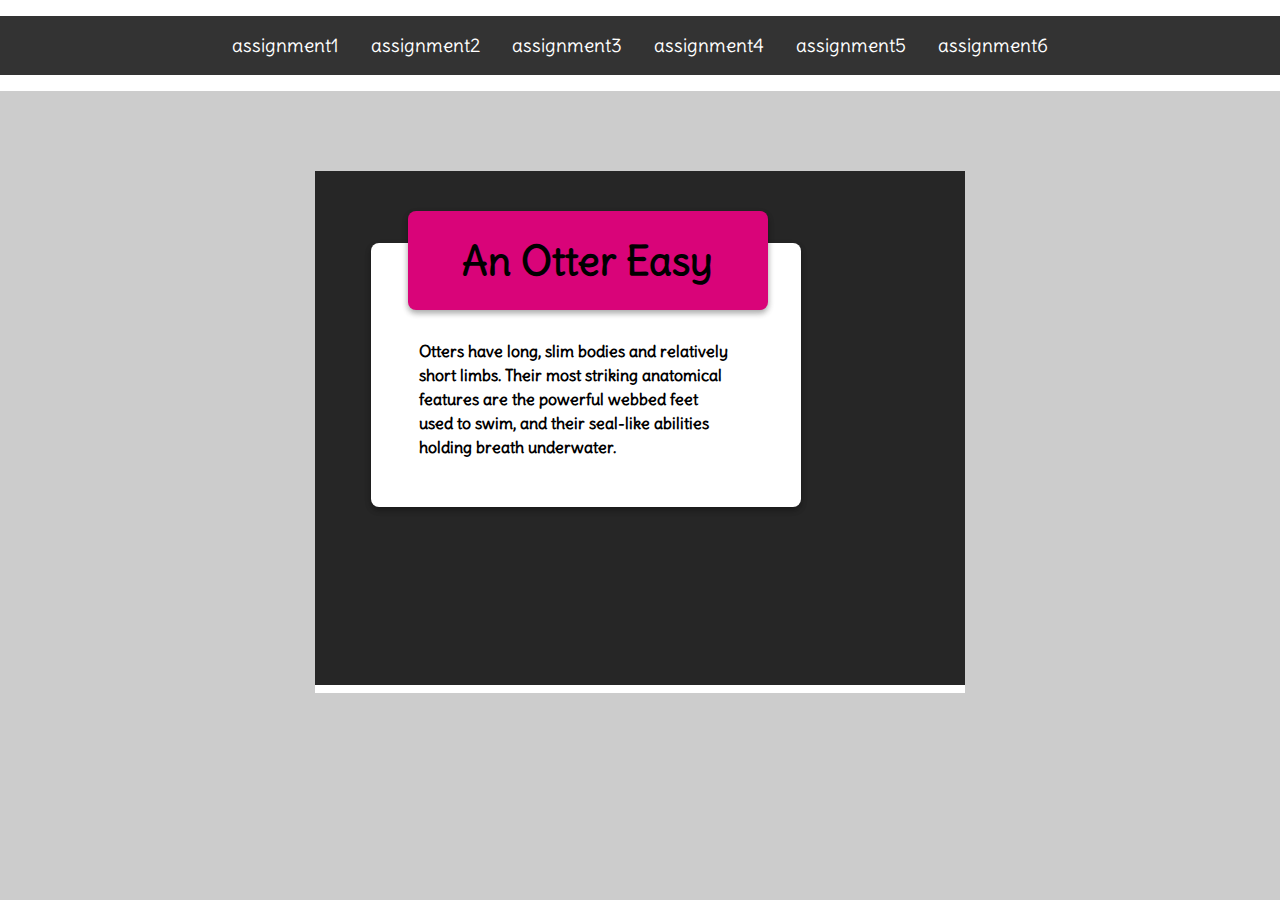
<file: index.html>
<!DOCTYPE html>
<html lang="en">
<head>
    <meta charset="UTF-8">
    <meta name="viewport" content="width=device-width, initial-scale=1.0">
    <link rel="preconnect" href="https://fonts.googleapis.com">
    <link rel="preconnect" href="https://fonts.gstatic.com" crossorigin>
    <link href="https://fonts.googleapis.com/css2?family=Delius&display=swap" rel="stylesheet">
    <link rel="stylesheet" href="style.css">
    <title>Assignment1</title>
</head>
<body>
    <header class="header">
        <nav>
            <ul>
                <li><a href="index.html">assignment1</a></li>
                <li><a href="../assignment-2/index.html">assignment2</a></li>
                <li><a href="../assignment-3/index.html">assignment3</a></li>
                <li><a href="../assignment-4/index.html">assignment4</a></li>
                <li><a href="../assignment5/index.html">assignment5</a></li>
                <li><a href="../assignment6/index.html">assignment6</a></li>
            </ul>
        </nav>
    </header>



       <main>
            <div class="container">
                <header>
                    <h1>An Otter Easy</h1>
                </header>

                <section>
                    <p>
                        Otters have long, slim bodies and relatively short limbs. 
                        Their most striking anatomical features are the powerful webbed feet used to swim, 
                        and their seal-like abilities holding breath underwater.
                    </p>
                </section>
            </div>
       </main> 
</body>
</html>
</file>
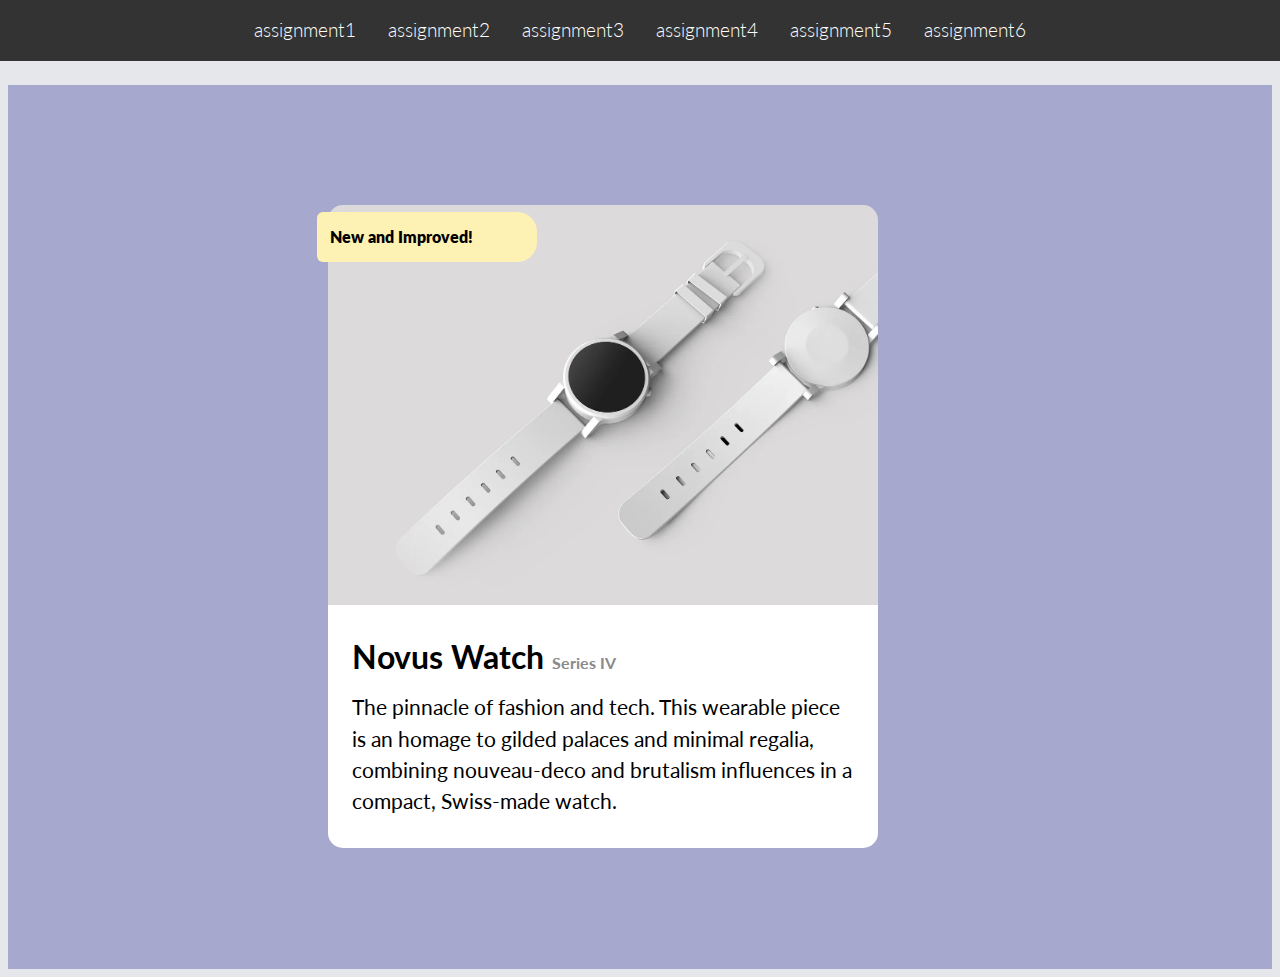
<file: assignment-3/index.html>
<!DOCTYPE html>
<html lang="en">
<head>
    <meta charset="UTF-8">
    <meta name="viewport" content="width=device-width, initial-scale=1.0">
    <link rel="preconnect" href="https://fonts.googleapis.com">
    <link rel="preconnect" href="https://fonts.gstatic.com" crossorigin>
    <link href="https://fonts.googleapis.com/css2?family=Lato:ital,wght@0,100;0,300;0,400;0,700;0,900;1,100;1,300;1,400;1,700;1,900&display=swap" rel="stylesheet">
    <link rel="stylesheet" type="text/css" href="style.css">
    <title>Assignment3</title>
</head>
<body>
    <header>
        <nav>
            <ul>
                <li><a href="../index.html">assignment1</a></li>
                <li><a href="../assignment-2/index.html">assignment2</a></li>
                <li><a href="../assignment-3/index.html">assignment3</a></li>
                <li><a href="../assignment-4/index.html">assignment4</a></li>
                <li><a href="../assignment5/index.html">assignment5</a></li>
                <li><a href="../assignment6/index.html">assignment6</a></li>
            </ul>
        </nav>


    <main>
        <div class="container">
            <div class="header">
                <p>New and Improved!</p>
                <div class="img">
                    <img class="watch" src="assets/novus-watches.png" alt="Novus Watch Series IV">
                </div>
            </div>
            <div class="description">
                <h1>Novus Watch <span>Series IV</span></h1>
                <p>
                    The pinnacle of fashion and tech. This wearable piece is an homage to gilded palaces and minimal regalia, 
                    combining nouveau-deco and brutalism influences in a compact, Swiss-made watch. 
                </p>
            </div>
        </div>
    </main>
    
</body>
</html>
</file>
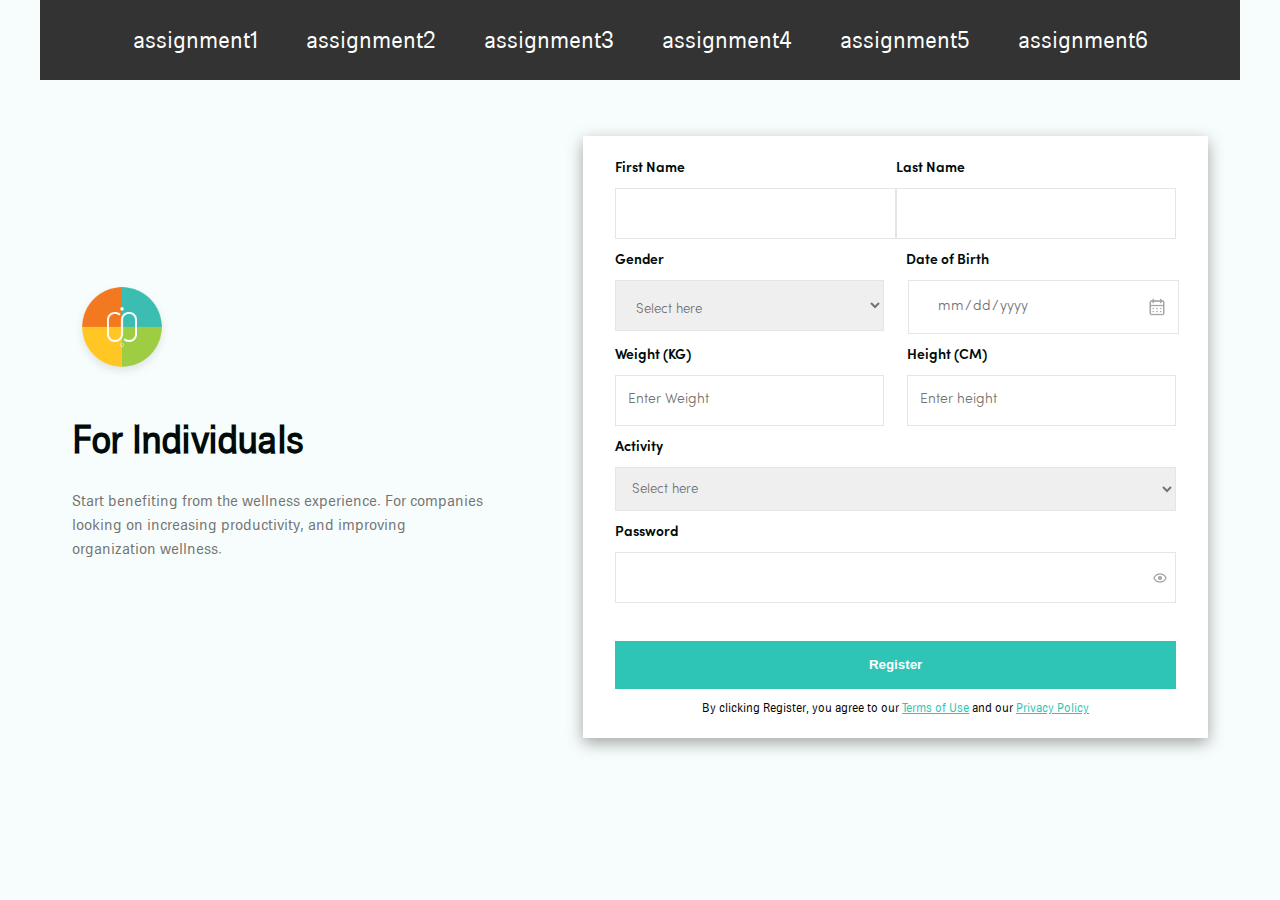
<file: assignment-4/index.html>
<!DOCTYPE html>
<html lang="en">
<head>
    <meta charset="UTF-8">
    <meta name="viewport" content="width=device-width, initial-scale=1.0">
    <link rel="stylesheet" type="text/css" href="style.css">
    <title>Assignment4</title>
</head>
<body>
    <div role="navigation">
        <nav>
            <ul>
                <li><a href="../index.html">assignment1</a></li>
                <li><a href="../assignment-2/index.html">assignment2</a></li>
                <li><a href="../assignment-3/index.html">assignment3</a></li>
                <li><a href="../assignment-4/index.html">assignment4</a></li>
                <li><a href="../assignment5/index.html">assignment5</a></li>
                <li><a href="../assignment6/index.html">assignment6</a></li>
            </ul>
        </nav>
    </div>
    
   <div role="form" class="container">
    <header>
        <div class="form-container">
            <div class="img-logo">
                <img class="logo" src="./assets/Logo.png" alt="logo">
            </div>
            <div class="form-title">
                <h1>For Individuals</h1>
                <p class="sub-title-mobile">
                    Inspiring wholesome harmony for the mind, body and spirit, for everyone, everywhere.
                </p>
                <p  class="sub-title-desktop">
                    Start benefiting from the wellness experience. For companies looking on increasing productivity,
                     and improving organization wellness.
                </p>
            </div>
        </div>
    </header>

    <main>
        <div class="form-container">
            <form action="index.html" method="post">
                <fieldset class="name">
                    <p>
                        <label for="name">First Name</label>
                        <input type="text" name="name" id="name" required>
                    </p>
                    <p>
                        <label for="name">Last Name</label>
                        <input type="text" name="name" id="name" required>
                </fieldset>
                
                <fieldset class="gender">
                    <p>
                        <label for="gender">Gender</label>
                        <select name="gender" id="gender">
                            <option value="select">Select here</option>
                            <option value="male">Male</option>
                            <option value="female">Female</option>
                        </select>
                    </p>

                    <p>
                        <label class="dob" for="dob">Date of Birth</label>
                        <input type="date" name="dob" id="dob" placeholder="Select here" required>
                    </p>
                </fieldset>

                <fieldset class="weight-height">
                    <p class="weight">
                        <label for="weight">Weight (KG)</label>
                        <input type="number" name="weight" id="weight" placeholder="Enter Weight" required>
                    </p>
                    <p class="height">
                        <label for="height">Height (CM)</label>
                        <input type="number" name="height" id="height" placeholder="Enter height" required>
                </fieldset>

                <fieldset>
                    <p>
                        <label for="activity">Activity</label>
                        <select name="activity" id="activity">
                            <option value="select">Select here</option>
                            <option value="sedentary">Sedentary</option>
                            <option value="light">Light</option>
                            <option value="moderate">Moderate</option>
                            <option value="active">Active</option>
                            <option value="very active">Very Active</option>
                        </select>
                    </p>
                </fieldset>

                <fieldset>
                    <p class="password">
                        <label for="password">Password</label>
                        <img src="./assets/show.png" alt="eye icon" class="eye-icon">
                        <input type="password" name="password" id="password" required>
                    </p>
                </fieldset>

                <button id="submit-btn">Register</button>
            </form>

            <footer>
                <p>
                    By clicking Register, you agree to our <span> Terms of Use</span> and our <span>Privacy Policy</span>
                </p>
            </footer>
        </div>
    </main>
   </div>
</body>
</html>
</file>
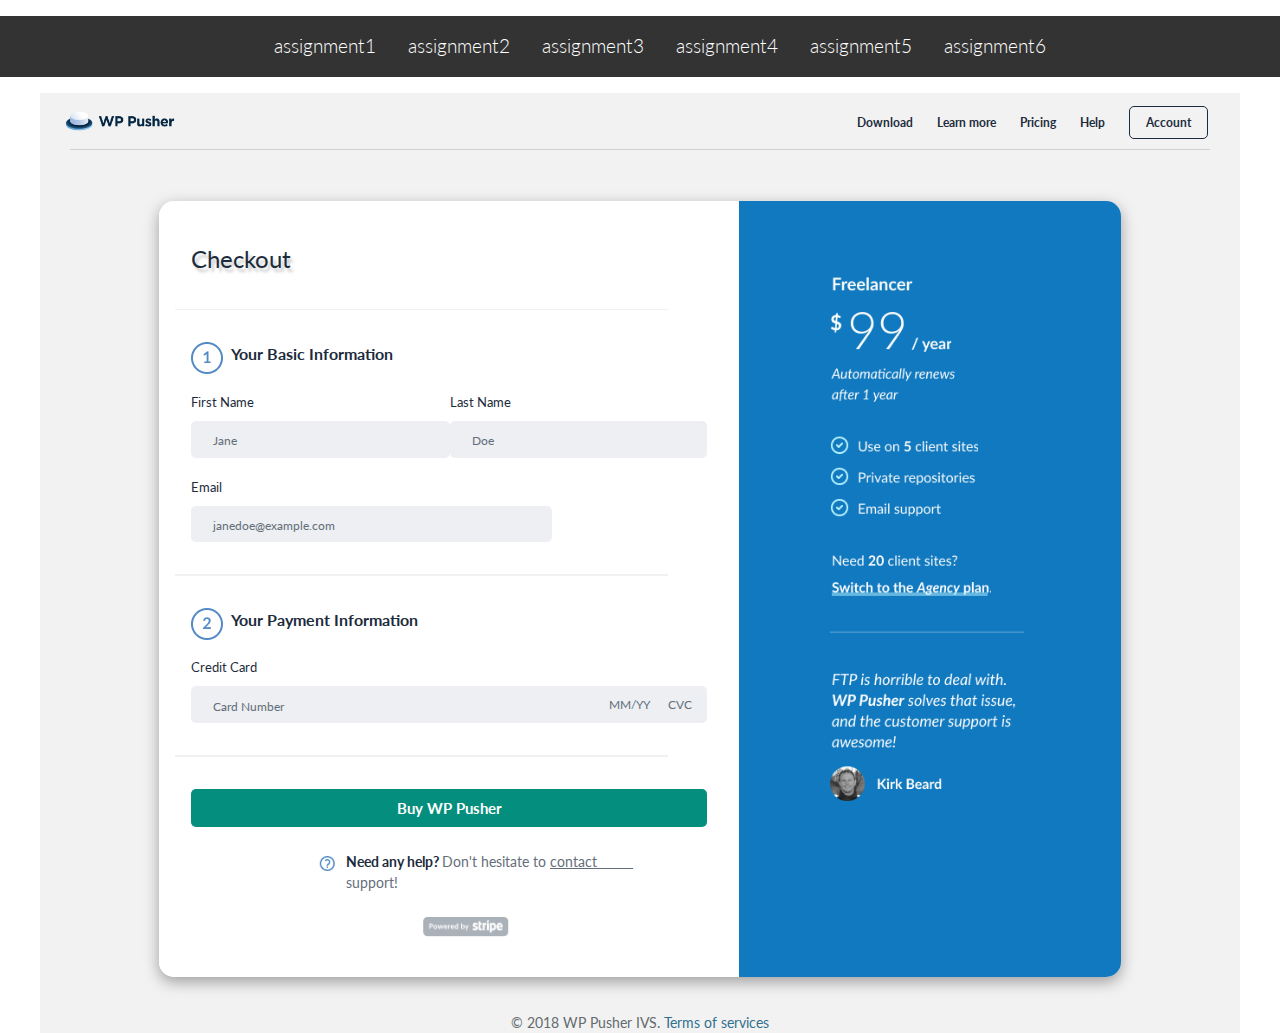
<file: assignment5/index.html>
<!DOCTYPE html>
<html lang="en">
<head>
    <meta charset="UTF-8">
    <meta name="viewport" content="width=device-width, initial-scale=1.0">
    <link rel="preconnect" href="https://fonts.googleapis.com">
    <link rel="preconnect" href="https://fonts.gstatic.com" crossorigin>
    <link href="https://fonts.googleapis.com/css2?family=Lato:ital,wght@0,100;0,300;0,400;0,700;0,900;1,100;1,300;1,400;1,700;1,900&display=swap" rel="stylesheet"> 
    <link rel="stylesheet" href="style.css">
    <title>Assignment5</title>
</head>
<body>
    <div role="navigation" class="header">
        <div role="navigation" class="nav">
            <ul>
                <li><a href="../index.html">assignment1</a></li>
                <li><a href="../assignment-2/index.html">assignment2</a></li>
                <li><a href="../assignment-3/index.html">assignment3</a></li>
                <li><a href="../assignment-4/index.html">assignment4</a></li>
                <li><a href="../assignment5/index.html">assignment5</a></li>
                <li><a href="../assignment6/index.html">assignment6</a></li>
            </ul>
        </div>
    </div>

    <div role="banner" class="banner">
        <header>
            <nav>
                <div class="img-logo">
                    <img src="./assets/wppusher-logo copy.png" alt="logo image">
                </div>
                <div class="menu">
                    <ul>
                        <li><a href="#">Download</a></li>
                        <li><a href="#">Learn more</a></li>
                        <li><a href="#">Pricing</a></li>
                        <li><a href="#">Help</a></li>
                        <li><a class="acct_btn" href="#">Account</a></li>
                    </ul>
                </div>
            </nav>
            <div class="line"></div>
        </header>


        <!-- main -->
         <main> 
            <div class="container">
                <div class="group1-form">
                    <div class="heading">
                        <h1>Checkout</h1>
                    </div>
                    <div class="line2"></div>

                    <div class="form_input1">
                        <div class="basic_info">
                            <img class="num1" src="./assets/1.png" alt="number one">
                            <h2>Your Basic Information</h2>
                        </div>
                        <div class="form1">
                            <div class="flex_input">

                                <div class="fname">
                                    <label for="firstname">First Name</label>
                                    <input type="text" id="firstname" name="firstname" placeholder="Jane">
                                </div>

                                <div class="lname">
                                    <label for="lastname">Last Name</label>
                                    <input type="text" id="lastname" name="lastname" placeholder="Doe">
                                </div>

                            </div>

                                <div class="email">
                                    <label for="email">Email</label>
                                    <input type="email" id="email" name="email" placeholder="janedoe@example.com">
                                </div>
                        </div>
                    </div>
                    <div class="line2"></div>

                    <div class="form_input2">
                        <div class="payment_info">
                            <img class="num2" src="./assets/2.png" alt="number two">
                            <h2>Your Payment Information</h2>
                        </div>
                        <div class="form2">
                            <label for="cardnumber">Credit Card</label>
                            <input type="text" id="cardnumber" name="cardnumber"  placeholder="Card Number" maxlength="23">
                        </div>
                    </div>
                    <div class="line2"></div>

                    <div class="btn_section">
                        <button type="submit">Buy WP Pusher</button>
                        <div class="p_txt">
                            <img class="q_mark" src="./assets/Mask.png" alt="question mark icon">
                            <p>Need any help? <span>Don't hesitate to <span class="contact">contact______</span> <br> support!</span></p>
                        </div>
                        <div class="img_stripe">
                            <img class="img-stripe" src="./assets/powered_by_stripe.png" alt="stripe image">
                        </div>
                    </div>
                </div>
                <div class="group2">
                    <div class="side_bar_content">
                        <img class="side-bar" src="./assets/side bar content.png" alt="blue content image">
                    </div>
                </div>
            </div>
         </main>
         <footer>
            <div class="copyright">
                <p>&copy; 2018 WP Pusher IVS. <span>Terms of services</span></p>
            </div>
         </footer>
    </div>
</body>
</html>
</file>
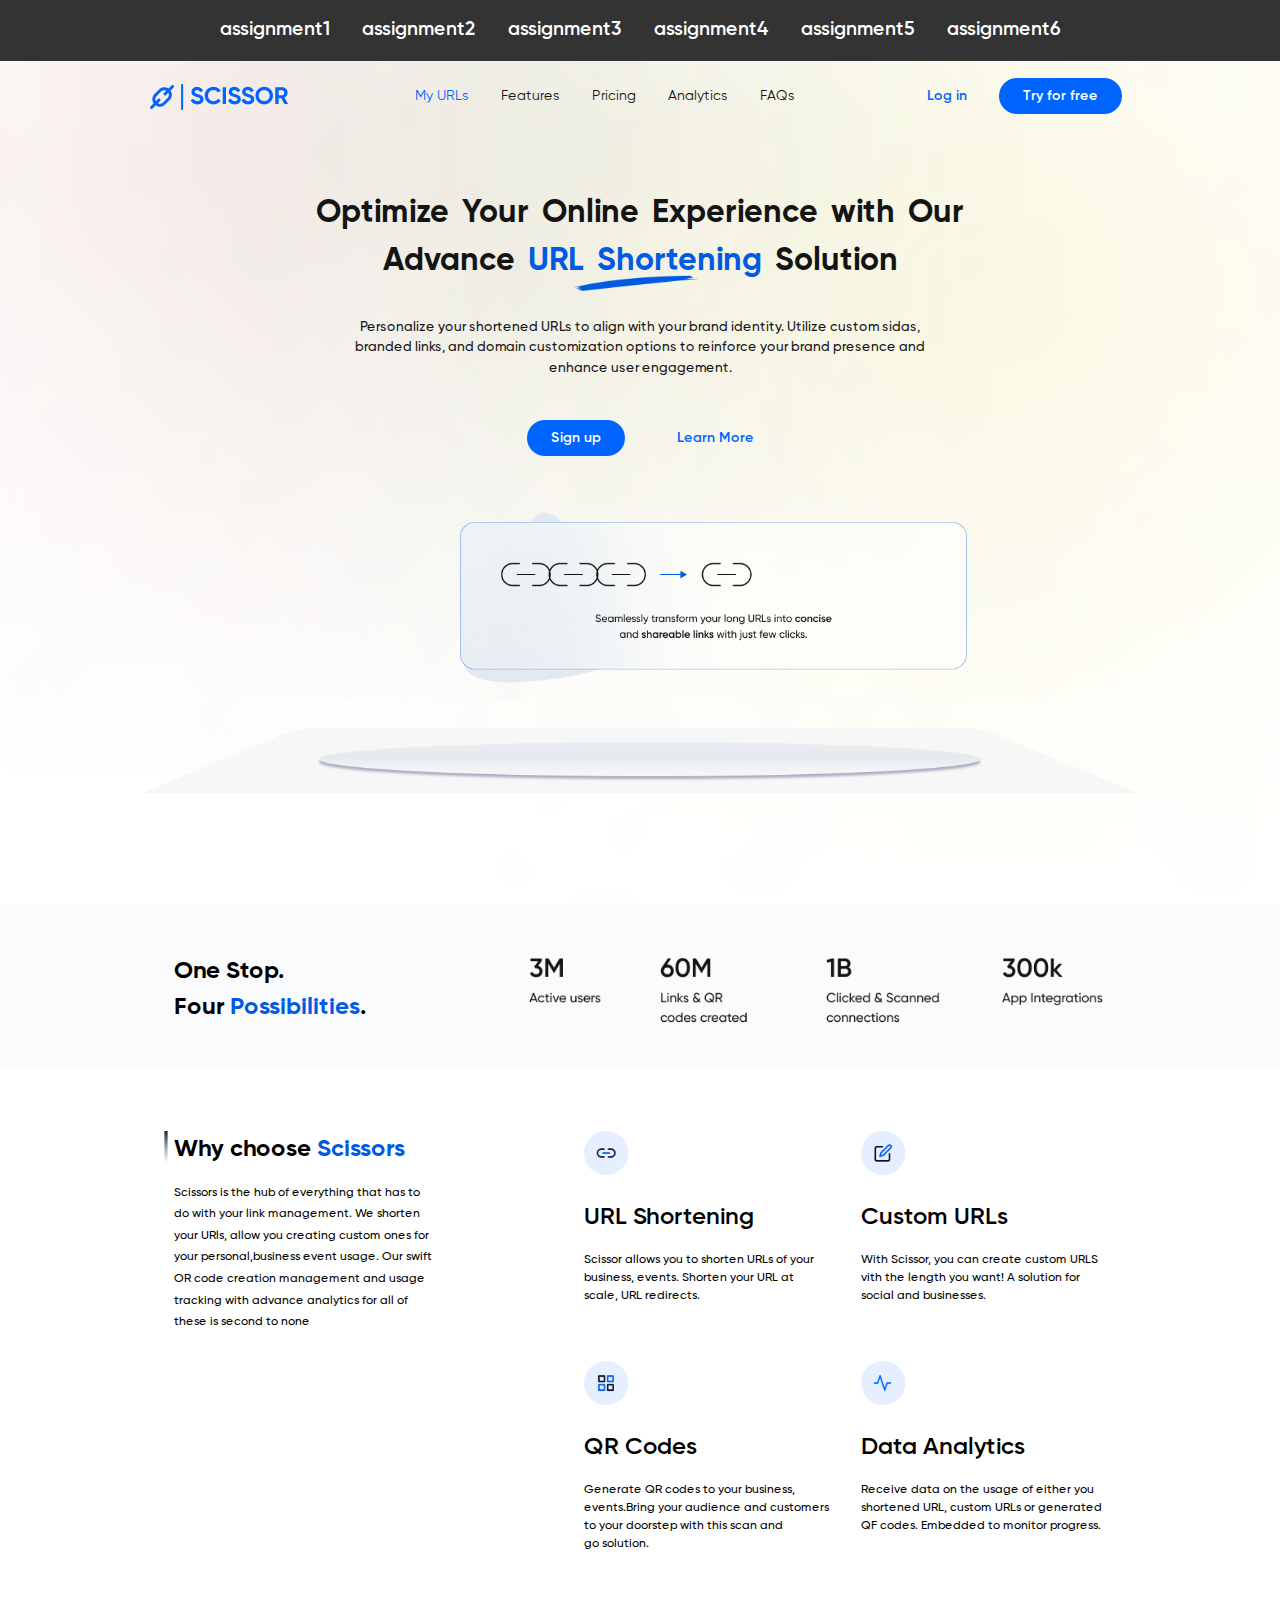
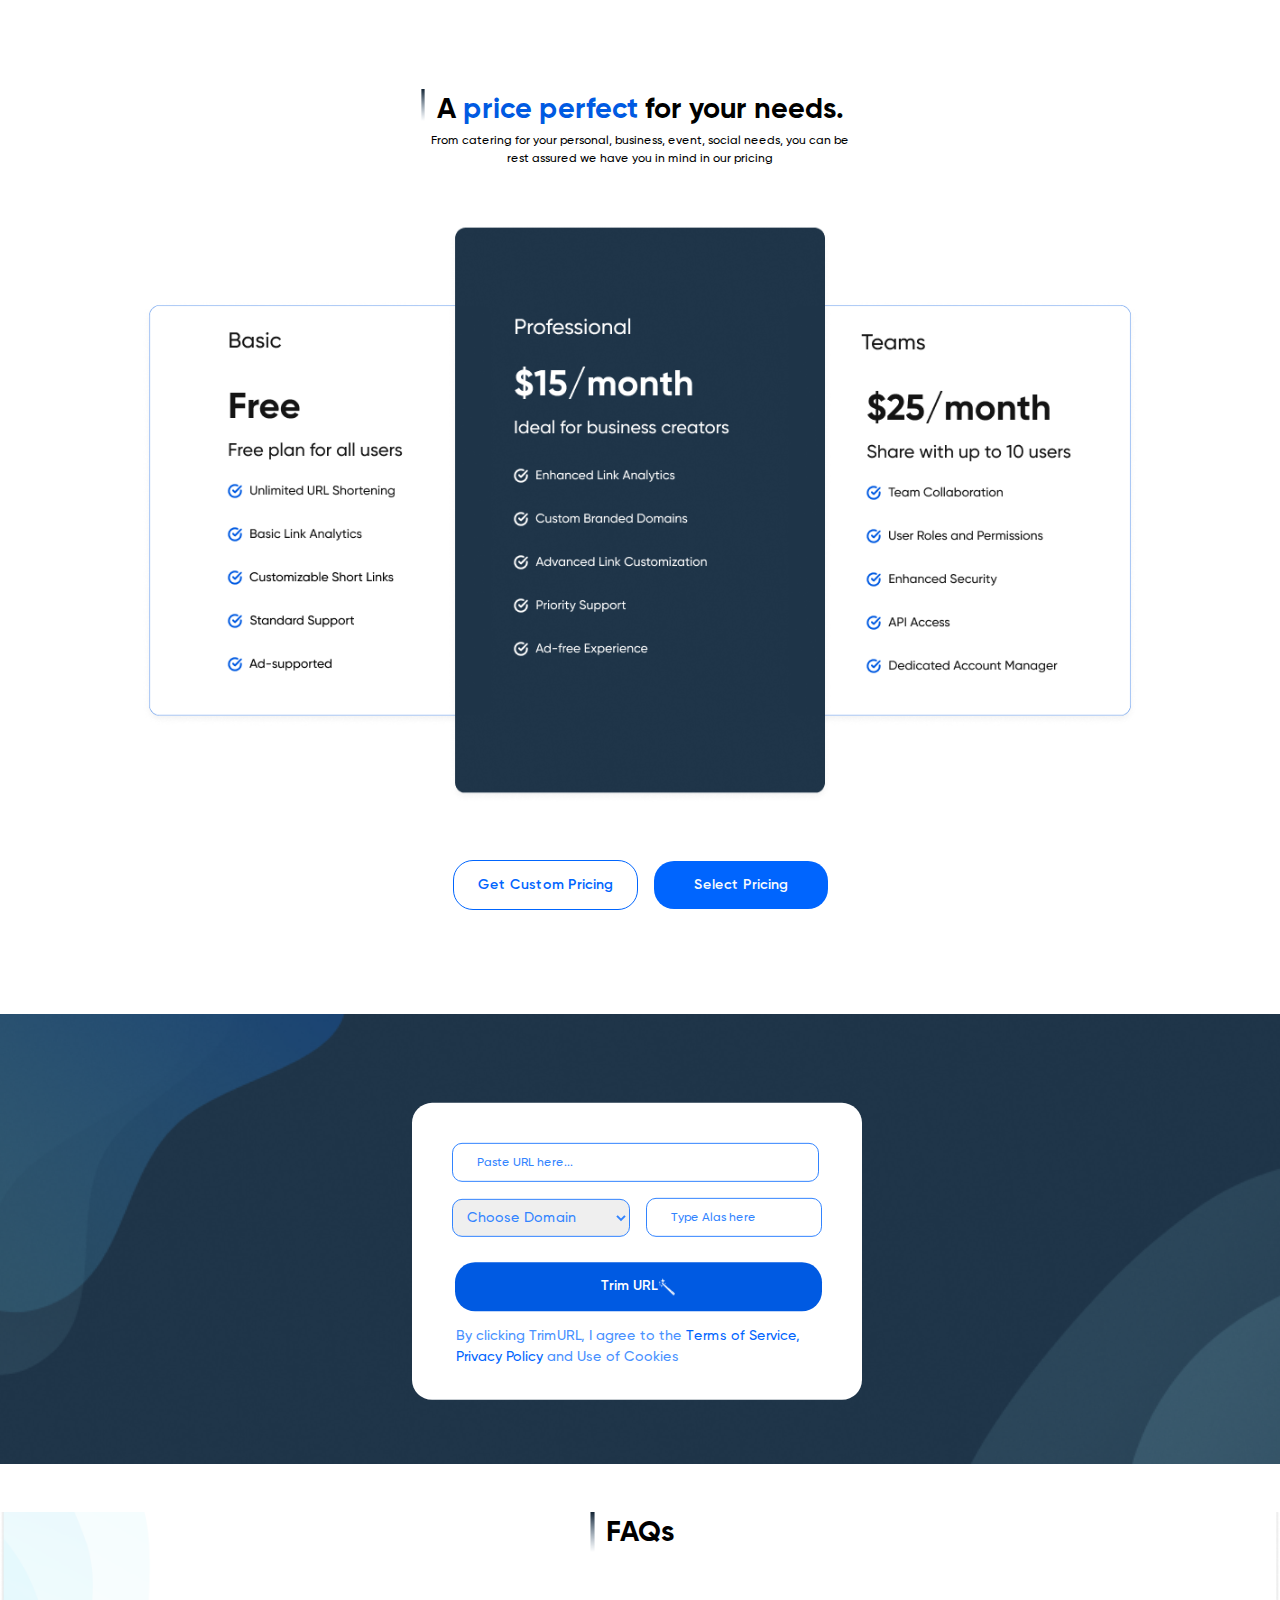
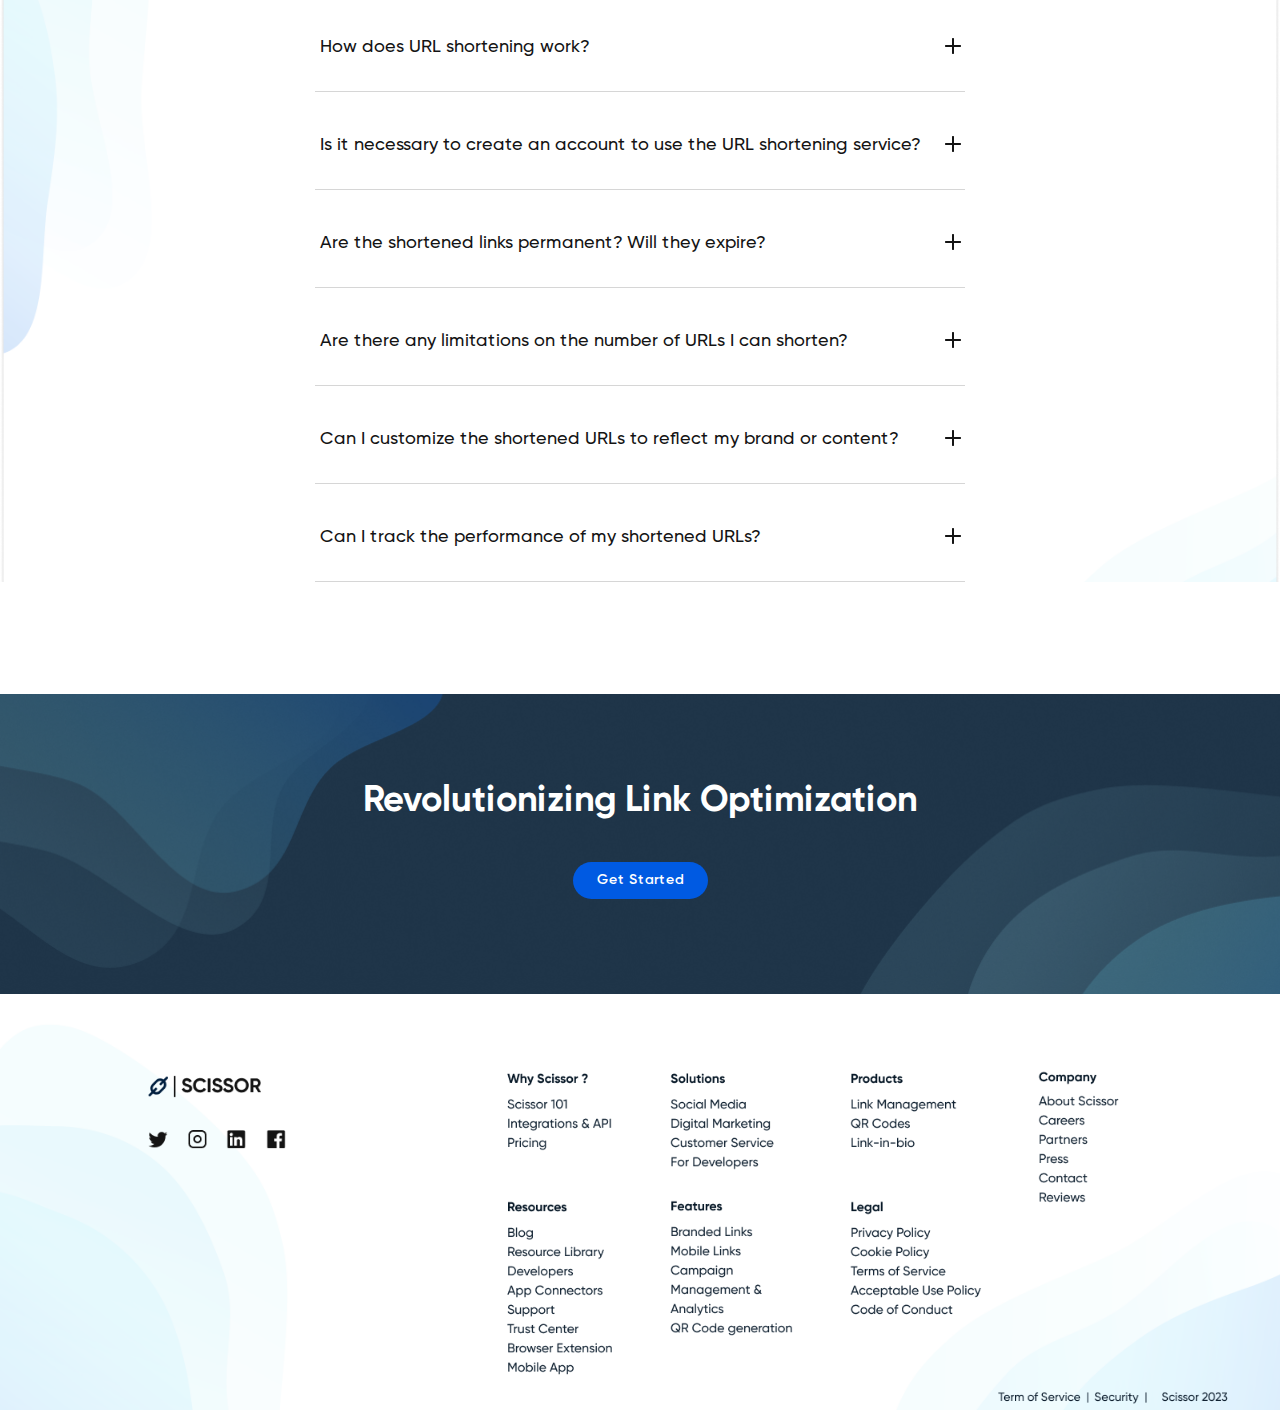
<file: assignment6/index.html>
<!DOCTYPE html>
<html lang="en">
<head>
    <meta charset="UTF-8">
    <meta name="viewport" content="width=device-width, initial-scale=1.0">
    <link rel="stylesheet" href="style.css">
    <title>Assignment6</title>
</head>
<body>
    <div role="navigation">
        <nav class="nav_bar">
            <ul>
                <li><a href="../index.html">assignment1</a></li>
                <li><a href="../assignment-2/index.html">assignment2</a></li>
                <li><a href="../assignment-3/index.html">assignment3</a></li>
                <li><a href="../assignment-4/index.html">assignment4</a></li>
                <li><a href="../assignment5/index.html">assignment5</a></li>
                <li><a href="../assignment6/index.html">assignment6</a></li>
            </ul>
        </nav>
    </div>

    <div role="banner" class="hero_section">
        <header>
            <div class="container">
                <nav class="nav">
                    <div class="img">
                        <img src="assets/Logo.png" alt="logo">
                    </div>

                    <div class="menu">
                        <ul>
                            <li><a class="blue_txt" href="#">My URLs</a></li>
                            <li><a href="#">Features </a></li>
                            <li><a href="#">Pricing</a></li>
                            <li><a href="#">Analytics</a></li>
                            <li><a href="#">FAQs</a></li>
                        </ul>
                    </div>

                    <div class="login">
                        <ul>
                            <li><a href="#">Log in</a></li>
                            <li><a class="blue_btn" href="#">Try for free</a></li>
                        </ul>
                    </div>
                    
                </nav>
            </div>
        </header>


         <section>
            <div class="container">
                <div class="hero_txt">
                    <div class="group1-txt">
                        <h1 class="group1-txt-heading">
                            Optimize Your Online Experience with Our <br> Advance <span>URL Shortening</span> Solution
                            <div class="img_line">
                                <img class="img-line" src="./assets/Vector 3.png" alt="vector line image">
                            </div>
                        </h1>

                        <p class="group1_sm_txt">
                            Personalize your shortened URLs to align with your brand identity. Utilize custom sidas, branded links, 
                            and domain customization options to reinforce your brand presence and enhance user engagement.
                        </p>
                    </div>

                    <div class="learn_link">
                        <a href="#" class="blue_btn">Sign up</a>
                        <a href="#" class="blue_txt">Learn More</a>
                    </div>
                </div>
            </div>
        </section>

        <section>
            <div class="container">
                <div class="img_sec">
                    <img class="img-sec" src="./assets/Group 2.png" alt="router image">
                </div>
            </div>
        </section>

        <section>
            <div class="container">
                <div class="flat_sec">
                    <img class="flat" src="./assets/Group 3.png" alt="flat circle and rectangle image">
                </div>
            </div>
        </section>

    </div>

    <main>
        <section class="section_numbers">
            <div class="container">
                <div class="group2">
                    <div class="group2_txt_one">
                        <h2 class="group2_txt_one_heading">One Stop.</h2>
                        <h2 class="group2_txt_one_heading">Four <span>Possibilities</span>.</h2>
                    </div>
                    <div class="group2_txt_two">
                        <img class="img_numbers" src="./assets/frame-numbers.png" alt="stats number">
                    </div>
                </div>
            </div>
        </section>

        <section>
            <div class="container">
                <div class="group3">
                    <div class="group3_txt_one">
                        <img class="img_gradient_line" src="./assets/Line 70.png" alt="a line gradient design">
                        <h2>Why choose <span>Scissors</span></h2>
                        <p>
                            Scissors is the hub of everything that has to do with your link management. We shorten your URls,
                            allow you creating custom ones for your personal,business event usage. Our swift OR code creation 
                            management and usage tracking with advance analytics for all of these is second to none
                        </p>
                    </div>
                    <div class="group3_txt_two">
                        <div class="one_with_icons">
                            <div class="icon_one_wit_txt">
                                <img class="link-icon" src="./assets/Group 6.png" alt="link icon">
                                <h3>URL Shortening</h3>
                                <p>
                                    Scissor allows you to shorten URLs of your business, events. Shorten your URL at scale, URL redirects.
                                </p>
                            </div>
                            <div class="icon_two_wit_txt">
                                <img class="url-icon" src="./assets/url.png" alt="url icon">
                                <h3>Custom URLs</h3>
                                <p>
                                    With Scissor, you can create custom URLS vith the length you want! A solution for social and businesses.
                                </p>
                            </div>
                        </div>
                        <div class="two_with_icons">
                            <div class="icon_three_wit_txt">
                                <img class="qr-code" src="./assets/qr-code.png" alt=" QR code icon">
                                <h3>QR Codes</h3>
                                <p>
                                    Generate QR codes to your business, events.Bring your audience and customers to your doorstep with this scan and go solution.
                                </p>
                            </div>
                            <div class="icon_four_wit_txt">
                                <img class="analytics-icon" src="./assets/analytics-icon.png" alt="Analytics icon">
                                <h3>Data Analytics</h3>
                                <p>
                                    Receive data on the usage of either you shortened URL, custom URLs or generated QF codes. Embedded to monitor progress.
                                </p>
                            </div>
                        </div>
                    </div>
                </div>
            </div>
        </section>


        <!-- The Perfect Price Design Section -->
          <section class="perfect-price-design">
            <div class="container">
                <div class="price_txt">
                    <img class="img__line" src="./assets/Line 70.png" alt="a line gradient design">
                    <h2>A <span>price perfect</span> for your needs.</h2>
                    <p>
                        From catering for your personal, business, event, social needs,
                        you can be rest assured we have you in mind in our pricing
                    </p>
                </div>

                <div class="price_figure">
                    <img src="./assets/Group 9.png" alt="image of the price figure">
                </div>

                <div class="price_btns">
                    <a class="get_custom" href="#">Get Custom Pricing</a>
                    <a class="select_btn"  href="#">Select Pricing</a>
                </div>
            </div>
         </section>


         <!-- Form section for url -->
           <section class="form-section">
            <div class="container">
                <div class="form_txt">
                    <div class="input_txt">
                        <input class="paste_input" type="text" placeholder="Paste URL here..." name="text">
                        <div class="two_input">
                            <select name="domain" id="domain">
                                <option value="com">Choose Domain</option>
                                <option value="com">Com</option>
                                <option value="net">Net</option>
                                <option value="org">Org</option>
                            </select>

                            <input type="text" name="alas" id="alas" placeholder="Type Alas here">
                        </div>

                        <button class="wand_btn">
                            Trim URL
                            <img src="./assets/magic wand.png" alt="a magic wand">
                        </button>

                        <p class="p_footer">
                            By clicking TrimURL, I agree to the <span>Terms of Service, Privacy Policy</span>
                            and Use of Cookies
                        </p>
                    </div>
                </div>
            </div>
          </section>


          <!-- FAQs Section -->
        <section class="faqs-section">
            <div class="container">
                <div class="faqs_txt">
                    <img class="img-line3" src="./assets/Line 70.png" alt="a line gradient design">
                    <h2 class="faqs_title">FAQs</h2>
                    
                    <div class="faq-container">

                        <details class="faq-item">
                            <summary>How does URL shortening work?</summary>
                            <p>URL shortening works by taking a long URL and creating a shorter, condensed version that redirects to the original URL. When a user clicks on the shortened link, they are redirected to the intended destination.</p>
                        </details>
                
                        <details class="faq-item">
                            <summary>Is it necessary to create an account to use the URL shortening service?</summary>
                            <p>No, you can use the service without an account, but creating an account allows access to additional features.</p>
                        </details>
                
                        <details class="faq-item">
                            <summary>Are the shortened links permanent? Will they expire?</summary>
                            <p>Some services provide permanent links, while others may expire after a certain period or inactivity.</p>
                        </details>
                
                        <details class="faq-item">
                            <summary>Are there any limitations on the number of URLs I can shorten?</summary>
                            <p>It depends on the service. Some may have limits based on free vs. premium plans.</p>
                        </details>
                
                        <details class="faq-item">
                            <summary>Can I customize the shortened URLs to reflect my brand or content?</summary>
                            <p>Yes, many services offer customization options to create branded short links.</p>
                        </details>
                
                        <details class="faq-item">
                            <summary>Can I track the performance of my shortened URLs?</summary>
                            <p>Yes, most URL shortening services provide analytics to track link performance, such as clicks and geographic data.</p>
                        </details>
                
                    </div>
                </div>
            </div>
           </section> 


           <!-- Revolution link Section -->
            <section class="revolution-link-section">
                <div class="container">
                    <div class="revolution_txt">
                        <h2>Revolutionizing Link Optimization</h2>
                        <div class="start-link">
                        <a class="get_btn" href="#">Get Started</a>
                        </div>
                    </div>
                </div>
            </section>
    </main> 


    <footer>
        <section>
            <div class="container">
                <div class="footer_txt">
                    <div class="social_icons">
                        <img class="social_icons" src="./assets/social-icons.png" alt="social media icons">
                    </div>
                    <div class="footer_links">
                        <img class="f-links" src="./assets/footer-links.png" alt="link to all services">
                    </div>
                </div>
                <div class="copyright">
                    <img class="c_img" src="./assets/copyright.png" alt="copyright">
                </div>
            </div>
        </section>
    </footer>
</body>
</html>
</file>
<file: style.css>
*, *::before, *::after {
    box-sizing: border-box;
    margin: 0;
    padding: 0; 
    line-height: calc(1em + 0.5rem);  
}

body {
    -webkit-font-smoothing: antialiased;
    background-color: #ccc;
    font-family: "Delius", serif;  
    display: flex;
    flex-direction: column;
    justify-content: center;
    align-items: center; 
}

p, h1, h2, h3, h4, h5, h6 {
    overflow-wrap: break-word;
}

p {
    text-wrap: pretty;
}
/* Navigation link styling for the assignments */
.header {
    background-color: #fff;
    width: 100%;
    padding: 1rem 0;
    text-align: center;
    font-weight: 300;
    font-size: 1.2rem;
    color: #fff;
}

nav {
    background-color: #333;
    width: 100%;
    padding: 1rem 0;
    text-align: center;
    font-weight: 300;
    font-size: 1.2rem;
    color: #fff;
    cursor: pointer;
}

nav ul {
    display: flex;
    flex-direction: row;
    justify-content: center;
    list-style: none;
    flex-wrap: wrap;
}

nav ul li {
    margin: 0 1rem;
}

nav ul li a {
    text-decoration: none;
    color: #fff;
    cursor: pointer;
}
/* End of Navigation link styling for the assignments */

main {
    width: 100%;
    max-width: 650px;
    margin: 0 auto;
    padding: 0 1rem;
    background-color: #262626 ;
    height: 58vh;
    margin-top: 5rem;
    border-bottom: 8px solid #fff;
}

.container {
    position: relative;
}

.container header {
    background-color: #D90479;
    width: 360px;
    padding: 0.6rem 1.3rem;
    position: absolute;
    z-index: 1;
    left: 4.8rem;
    border-radius: 8px;
    top: -2rem;
    box-shadow: rgba(0, 0, 0, 0.16) 0px 3px 6px, rgba(0, 0, 0, 0.23) 0px 3px 6px;}

header h1 {
    text-align: center;
    padding: 1rem 0;
    font-weight: 900;
    font-size: 2.5rem;
}

section {
    background-color: #fff;
    width: 430px;
    padding: 2rem 1.5rem;
    border-radius: 8px;
    margin-top: 4.5rem;
    margin-left: 2.5rem;
    box-shadow: rgba(0, 0, 0, 0.16) 0px 3px 6px, rgba(0, 0, 0, 0.23) 0px 3px 6px;
}

section p {
    padding: 1rem 1.5rem;
    width: 360px;
    font-weight: 900;
    margin-top: 3rem;
}

@media screen and (max-width: 450px) {

    main {
        height: auto;
    }

    .container header {
        left: 4.5rem;
        top: -3rem;
        width: 200px;
    }

    section {
        width: 300px;
        margin-left: 1.5rem;
        margin-bottom: 2rem;
    }

    section p {
        width: 250px;
        padding: 0.5rem;
    }

    header h1 {
        font-size: 1.5rem;
    }

  
}

@media screen and (max-width: 768px) {
  
    header {
        left: 9.5rem;
        top: 12.7rem; 
    }   
}
</file>
<file: assignment-4/style.css>
*,*::before,*::after {
    box-sizing: border-box;
    margin: 0;
    padding: 0;
    line-height: calc(1em + 0.5rem); /* 1em + 8px */
}

@font-face {
    font-family: 'Brown';
    src: url('Brown-Font/BrownLight\ Regular.ttf') format('truetype');
    font-weight: 400;
    font-style: normal;
}

@font-face {
    font-family: 'Sofia Pro';
    src: url('sofia-pro/Sofia\ Pro\ Semi\ Bold\ Az.otf') format('truetype');
    font-weight: 600;
    font-style: normal;
}

@font-face {
    font-family: 'Sofia Pro';
    src: url('sofia-pro/Sofia\ Pro\ Light\ Az.otf') format('truetype');
    font-weight: 400;
    font-style: normal;
}

body {
    -webkit-font-smoothing: antialiased;
  font-family: 'Brown', sans-serif;
    font-size: 1rem;
    line-height: 1.5;
    color: #333;
    background-color: #F7FDFC;
}

p, h1, h2, h3, h4, h5, h6 {
    overflow-wrap: break-word;
}

p {
    text-wrap: pretty;
}

/* Navigation link styling for the assignments */
nav {
    background-color: #333;
    width: 100%;
    padding: 1rem 0;
    text-align: center;
    font-weight: 500;
    font-size: 1.2rem;
    color: #fff;
    cursor: pointer;
}

nav ul {
    display: flex;
        flex-direction: row;
        justify-content: center;
        list-style: none;
        flex-wrap: wrap;
}

nav ul li {
    margin: 0 1rem;
}

nav ul li a {
    text-decoration: none;
    color: #fff;
    cursor: pointer;
}
/* End of Navigation link styling for the assignments */

h1 {
    font-weight: 700;
    font-size: 1.6rem;
    margin-top: 1.2rem;
    margin-bottom: 1rem;
    color: #000B0A;
}

.container {
    width: 95%;
    max-width: 1200px;
    margin: 0 auto;
    padding: 1.2rem 1rem;
    display: flex;
    flex-direction: column;
    justify-content: center;
    align-items: center;
    margin-top: 2.5rem;
}

fieldset {
    border: none;
}

main{
    background-color: #FFFFFF;
    padding: 1.2rem 1rem;
    width: 100%;
    box-shadow: rgba(0, 0, 0, 0.35) 0px 5px 15px;
}

.logo {
    width: 60px;
    height: auto;
}

.form-title p {
    font-size: 1rem;
    margin-top: 1rem;
    margin-bottom: 2rem;
    color: #737373;
}

.sub-title-desktop {
    display: none;
}

.sub-title-mobile {
    display: block;
    font-size: 1.5rem;
    font-weight: 200;
    margin-top: 1rem;
    margin-bottom: 2rem;
    color: #737373;
}

label {
    font-size: 14px;
    color: #000B0A;
    font-weight: 700;
    font-family: 'Sofia Pro',   sans-serif;
}

input[type="text"], input[type="password"], input[type="date"], input[type="number"] {
    width: 100%;
    padding: 0.5rem;
    margin: 0.5rem 0;
    border: 1px solid #E5E5E5;
    color: #737373;
    font-family: 'Sofia Pro', sans-serif;
    font-weight: 400;
    font-size: 14px;
    outline: none;
}

input:focus {
    outline: none;
    border: 1px solid #2EC4B6;
}

input::placeholder {
    color: #737373;
    font-family: 'Sofia Pro', sans-serif;
    font-weight: 400;
}

input[type="date"]::-webkit-calendar-picker-indicator {
    background: url('./assets/calendar-icon.png') no-repeat center;
    background-size: contain;
    cursor: pointer;
    opacity: 1;
}

select {
    width: 100%;
    padding: 0.85rem;
    padding-right: 1rem;
    margin: 0.5rem 0;
    border: 1px solid #E5E5E5;
    outline: #2EC4B6;
    color: #737373;
    font-family: 'Sofia Pro', sans-serif;
}

select:focus {
    outline: none;
    border: 1px solid #2EC4B6;
}

select::placeholder {
    color: #737373;
    font-family: 'Sofia Pro', sans-serif;
    font-weight: 400;   
}

.password {
    position: relative;
}

.eye-icon {
    position: absolute;
    right: 0.5rem;
    top: 55%;
    cursor: pointer;
}


button {
    width: 100%;
    padding: 0.5rem;
    margin: 1.85rem 0;
    border: none;
    background-color: #2EC4B6;
    color: #FFFFFF;
    font-weight: 700;
    cursor: pointer;
}

button:hover {
    background-color: #1C8D85;
}

footer p {
    font-size: 0.8rem;
    font-weight: 500;
    margin-bottom: 1rem;
    color: #000;
    position: absolute;
    bottom: -7rem;
    text-align: center;
    right: 0.7rem;
}

footer span {
    color: #2EC4B6;
    text-decoration: underline;
}

footer {
    position: relative;
    bottom: 0;

}

/* Media Queries */

@media screen and (min-width: 768px) {
    .container {
        padding: 0 2rem;
    }

    main {
        padding: 1.2rem 2rem;
        width: 100%;
        max-width: 650px;
    }

    footer p {
        bottom: -5rem;
        left: 10%;
    }

    .logo {
        width: 100px;
    }
}

@media screen and (min-width: 1200px) {
    nav {
        padding: 1.5rem 0;
        font-size: 1.5rem;
        max-width: 1200px;
        margin: 0 auto;
    }

    nav ul {
        display: flex;
        flex-direction: row;
        justify-content: center;
        list-style: none;
    }

    nav ul li {
        margin: 0 1.5rem;
    }

    .container {
        padding: 1rem 2rem;
        flex-direction: row;
    }

    .name,
    .gender,
    .weight-height {
        display: flex;
        flex-direction: row;
        justify-content: space-between;
        width: 100%;
    }

    main {
        padding: 1.2rem 2rem;
        width: 100%;
        max-width: 1000px;
    }

    .sub-title-mobile {
        display: none;
    }

    .sub-title-desktop {
        display: block;
        font-weight: 500;
    }

    footer p {
        bottom: -1rem;
        right: 0;
        left: 0;
    }

    input[type="text"],input[type="date"],input[type="number"], input[type="password"], select {
        width: 100%;
        padding: 0.85rem .75rem;
    }

    input[type="text"] {
        padding-left: 1.65rem;
        padding-right: 1.65rem;
    }

    input[type="date"] {
        padding-left: 1.75rem;
       width: 271px;
       margin-left: 1.5rem;
    }

    #gender {
        padding-left: 1rem;
        padding-right: 7.1rem;
        padding-top: 20px;
        width: 269px;
    }

    .dob {
        margin-left: 1.35rem;
    }

    button {
        width: 100%;
        padding: 0.85rem 1.75rem;
        margin: 1.85rem 0;
    }

    body {
        display: flex;
        flex-direction: column;
    }

    header {
        width: 40%;
        margin-right: 4rem;
    }

    main {
        width: 55%;
    }

    .form-title h1 {
        font-size: 2.5rem;
        margin-top: 1.5rem;
        margin-bottom: 1.5rem;
        font-family:'Brown', sans-serif;
        font-weight: 700;
        line-height: 50px;
        letter-spacing: -0.800000011920929px;
        text-align: left;
        text-underline-position: from-font;
        text-decoration-skip-ink: none;

    }

    .weight,
    .height {
        width: 48%;
    }

}
</file>
<file: assignment-3/style.css>
/* CSS Reset */
/*
  Josh's Custom CSS Reset
  https://www.joshwcomeau.com/css/custom-css-reset/
*/

*, *::before, *::after {
    box-sizing: border-box;
  }
  
  * {
    margin: 0;
  }
  
  body {
    line-height: 1.5;
    -webkit-font-smoothing: antialiased;
  }
  
  img, picture, video, canvas, svg {
    display: block;
    max-width: 100%;
  }
  
  input, button, textarea, select {
    font: inherit;
  }
  
  p, h1, h2, h3, h4, h5, h6 {
    overflow-wrap: break-word;
  }
  
  p {
    text-wrap: pretty;
  }
  h1, h2, h3, h4, h5, h6 {
    text-wrap: balance;
  }
  
  #root, #__next {
    isolation: isolate;
  }
/* End of CSS Reset */

*,*::before,*::after {
  box-sizing: border-box;
  margin: 0;
  padding: 0;
}

body {
    -webkit-font-smoothing: antialiased;
    background-color: #e5e7eb;
    font-family: "Lato", serif;
    font-weight: 400;
    font-style: normal;
}

p {
    text-wrap: pretty;
}

/* Navigation link styling for assignment */


nav {
  background-color: #333;
  width: 100%;
  padding: 1rem 0;
  text-align: center;
  font-weight: 300;
  font-size: 1.2rem;
  color: #fff;
  cursor: pointer;
}

nav ul {
  display: flex;
  flex-direction: row;
  flex-wrap: wrap;
  justify-content: center;
  list-style: none;
}

nav ul li {
  margin: 0 1rem;
}

nav ul li a {
  text-decoration: none;
  color: #fff;
  cursor: pointer;
}
/* End of Navigation link styling for assignment */

main {
    display: flex;
    flex-direction: column;
    justify-content: center;
    align-items: center;
    width: 100%;
    height: 100vh;
    padding: 0 8px;
    background-color: #A7A8CD;
    border: 8px solid #e5e7eb ;
    margin-top: 1rem;
}

.img {
    width: 300px;
    height: 250px;
}

.watch {
    width: 100%;
    height: auto;
    border-top-left-radius: 15px;
    border-top-right-radius: 15px;
}

.description {
    background-color: #fff;
    padding: 2rem 1.5rem;
    width: 300px;
    margin-top: -2.5rem;
    line-height: 1.5;
    border-bottom-left-radius: 15px;
    border-bottom-right-radius: 15px;
}

.container {
   width: 100%;
   max-width: 800px;
    margin: 0 auto;
    padding: 20px;

}

.description h1 {
    font-size: 1.2rem;
    color: #000;
    margin-bottom: 10px;
}

.description span {
    color: #8A8A8A;
    font-size: 0.8rem;
}

.header {
    position: relative;
}

.header p {
    background-color: #fdf2b4;
    font-weight: 700;
    padding: 0.4rem 0.8rem;
    width: 200px;
    border-radius: 6px;
    border-top-right-radius: 20px;
    border-bottom-right-radius: 20px;
    position: absolute;
    top: 7px;
    left: -11px;
}

@media (min-width: 390px){
    .container {
        padding: 10px 40px;
    }
}

@media (min-width: 768px) {
    .container {
        margin-left: 3rem;
        margin-right: -3rem;
    }

    .description {
        width: 550px;
        margin-top: 6rem;
    }

    .img {
        width: 550px;
        height: 300px;
    }

    .header p {
        width: 220px;
        padding: 0.8rem;
        font-weight: 800;
    }

    .description h1 {
        font-size: 2rem;
    }

    .description span {
        font-size: 1rem;
    }

    .description p {
        font-size: 1.3rem;
    }
}
</file>
<file: assignment5/style.css>
/*
  Josh's Custom CSS Reset
  https://www.joshwcomeau.com/css/custom-css-reset/
*/

*, *::before, *::after {
    box-sizing: border-box;
  }
  
  * {
    margin: 0;
  }
  
  body {
    line-height: 1.5;
    -webkit-font-smoothing: antialiased;
    -moz-osx-font-smoothing: grayscale;
    font-family: "Lato", serif;
    font-weight: 400;
    font-style: normal;
  }
  
  img, picture, video, canvas, svg {
    display: block;
    max-width: 100%;
  }
  
  input, button, textarea, select {
    font: inherit;
  }
  
  p, h1, h2, h3, h4, h5, h6 {
    overflow-wrap: break-word;
  }
  
  p {
    text-wrap: pretty;
  }
  h1, h2, h3, h4, h5, h6 {
    text-wrap: balance;
  }
  
  #root, #__next {
    isolation: isolate;
  }

/* End of CSS Reset */


/* Navigation link styling for the assignments */
.header {
  background-color: #fff;
  width: 100%;
  padding: 1rem 0;
  text-align: center;
  font-weight: 300;
  font-size: 1.2rem;
  color: #fff;
}

.nav {
  background-color: #333;
  width: 100%;
  padding: 1rem 0;
  text-align: center;
  font-weight: 300;
  font-size: 1.2rem;
  color: #fff;
  cursor: pointer;
}

.nav ul {
  display: flex;
  flex-direction: row;
  justify-content: center;
  flex-wrap: wrap;
  list-style: none;
}

.nav ul li {
  margin: 0 1rem;
}

.nav ul li a {
  text-decoration: none;
  color: #fff;
}
/* End of Navigation link styling for the assignments */

/* styling for nav content */
 .banner {
  background-color: #F2F2F2;
  width: 95%;
  margin: 0 auto;
  max-width: 1200px;
}

nav {
  display: flex;
  flex-direction: column;
  justify-content: space-between;
  align-items: center;
  padding: 1rem .5rem;
}

.img-logo {
  width: 7rem;
}

.menu ul {
  list-style: none;
  display: flex;
  flex-direction: row;
  flex-wrap: wrap;
  justify-content: center;
  align-items: center;
  gap: 0.5rem;
}

.menu ul li {
  margin: 0 .5rem;
}

.menu ul li a {
  text-decoration: none;
  color: #1D2C3C;
  font-size: 12px;
  font-weight: bold;
}

.menu ul li .acct_btn {
  padding: 0.5rem 1rem;
  border-radius: 5px;
  border: 1px solid #1D2C3C;
}

.line {
  width: 95%;
  height: 1px;
  background-color: #d1d0d0;
  margin: 0 auto;
}

/* End of styling for nav content */

/* styling for the main content */

 main {
  max-width: 1000px;
  margin: 0 auto;
  padding: 1.2rem;
  width: 95%;
  margin-top: 2rem;
}

.container {
  display: grid;
  grid-template-columns: 1fr;
  grid-template-rows: 1fr 595px;
  grid-column-gap: 0px;
  grid-row-gap: 0px;
  box-shadow: rgba(0, 0, 0, 0.35) 0px 5px 15px;
  border-radius: 15px;
}

.group1-form {
  background-color: #fff;
  padding: 0.5rem 1rem;
  border-top-left-radius: 10px;
  border-top-right-radius: 10px;
  width: 100%;
}

.line2 {
  width: 80.5vw;
  height: 1.5px;
  background-color: #d1d0d0;
  margin-left: -1rem;
  margin-top: 2rem;
  opacity: 0.3;
}

.heading h1 {
  font-size: 1.5rem;
  color: #1D2C3C;
  text-shadow: 3px 4px 3px #ccc;
  font-weight: 400;
}

.group2 {
  background-color: #1179BF;
  padding:.5rem 1rem;
  border-bottom-right-radius: 10px;
  border-bottom-left-radius: 10px;
}

.side-bar{
  width: 200px;
  margin: 0 auto;
  margin-top: 2rem;
}

.form_input1,
.form_input2 {
  margin-top: 2rem;
}

.basic_info h2,
.payment_info h2 {
  font-size: 1rem;
  color: #1D2C3C;
  font-weight: 700;
  margin-left: 2.5rem;
}

.basic_info,
.payment_info {
  position: relative;
}

.num1,
.num2 {
  position: absolute;
  top: 0;
  bottom: 0;
}

.form1,
.form2 {
  margin-top: 1.4rem;
}

label {
  font-size: 0.8rem;
  color: #1D2C3C;
  font-weight: 400;
}

.email {
  margin-top: 1rem;
  margin-bottom: 2rem;
}

input[type="text"],
input[type="email"]{
  width: 100%;
  padding: 0.4rem;
  margin-top: 0.5rem;
  border: none;
  border-radius: 5px;
  background-color: #EDEFF2;
}

input[type="text"]::placeholder,
input[type="email"]::placeholder {
  color: #646E7A;
  font-size: 12px;
  padding-left: 15px;
}

input[type="text"]:focus,
input[type="email"]:focus {
  outline: none;
  border: 1px solid #1179BF;
}

.form2 {
  position: relative;
}

.form2::after {
  content: " MM/YY       CVC ";
  position: absolute;
  right: 15px;
  top: 60%;
  color: #646E7A;
  font-size: 12px;
  pointer-events: none;
  word-spacing: 15px;
}

.flex_input {
  display: block;
}

.btn_section {
  margin-top: 2rem;
}

button {
  padding: 0.5rem 1rem;
  border-radius: 5px;
  border: none;
  background-color: #038E7D;
  color: #fff;
  font-weight: 700;
  cursor: pointer;
  width: 100%;
  font-size: .95rem;
}

.p_txt {
  position: relative;
  margin-top: 1.5rem;
  transform: translateX(15%);
}

.p_txt p {
  font-size: 14px;
  color: #1D2C3C;
  font-weight: 700;
}

.p_txt p span {
  color: #646E7A;
  font-weight: 400;
  text-align: left;
}

.p_txt p .contact {
  text-decoration: underline;
  width: 100%;
}

.q_mark {
  position: absolute;
  width: 15px;
  left: -10%;
  top: 7%;
}

br {
  display: none;
}

.img_stripe {
  margin-top: 1.5rem;
  transform: translate(32%, 0);
}

.img-stripe {
  width: 85px;
}

.copyright p {
  margin-top: 1rem;
  text-align: center;
  font-size: 14px;
  color: #636B6F;
}

.copyright p span {
  color: #31708F;
}


@media screen and (min-width: 768px){
  nav {
    flex-direction: row;
    padding: 1rem 1.5rem;
  }

  .banner {
    width: 95%;
    margin: 0 auto;
    max-width: 1200px;
  }

  .container {
    display: grid;
    grid-template-columns: 580px 1fr;
    grid-template-rows: 1fr;
    grid-column-gap: 0px;
    grid-row-gap: 0px; 
  }

  .group1-form {
    background-color: #fff;
    width: 100%;
    padding:2.5rem 2rem;
    border-top-left-radius: 15px;
    border-bottom-left-radius: 15px;
    border-top-right-radius: 0;
  }

  .group2 {
    background-color: #1179BF;
    padding:2.5rem 2rem;
    border-top-right-radius: 15px;
    border-bottom-right-radius: 15px;
    border-bottom-left-radius: 0;
  }

  .email {
    margin-top: 1rem;
    width: 70%;
    margin-bottom: 2rem;
  }

  .flex_input {
    display: flex;
    justify-content: space-between;
  }

  .p_txt {
    transform: translateX(30%);
  }

  .q_mark {
    left: -5%;
    top: 10%;
  }

  br {
    display: block;
  }

  .img_stripe {
    transform: translate(45%, 0);
  }

  .line2 {
    width: 38.5vw;
  }
}
</file>
<file: assignment6/style.css>
/*
  Josh's Custom CSS Reset
  https://www.joshwcomeau.com/css/custom-css-reset/
*/

*, *::before, *::after {
    box-sizing: border-box;
  }
  
  * {
    margin: 0;
    padding: 0;
  }
  
  body {
    line-height: 1.5;
    -webkit-font-smoothing: antialiased;
  }
  
  img, picture, video, canvas, svg {
    display: block;
    max-width: 100%;
  }
  
  input, button, textarea, select {
    font: inherit;
  }
  
  p, h1, h2, h3, h4, h5, h6 {
    overflow-wrap: break-word;
  }
  
  p {
    text-wrap: pretty;
  }
  h1, h2, h3, h4, h5, h6 {
    text-wrap: balance;
  }
  
  #root, #__next {
    isolation: isolate;
  }

/* End of CSS Reset */

/* Navigation link styling for the assignments */
.nav_bar {
    background-color: #333;
    width: 100%;
    padding: 1rem 0;
    text-align: center;
    font-weight: 500;
    font-size: 1.2rem;
    color: #fff;
    cursor: pointer;
}

.nav_bar ul {
    display: flex;
    flex-direction: row;
    flex-wrap: wrap;
    justify-content: center;
    list-style: none;
}

.nav_bar ul li {
    margin: 0 1rem;
}

.nav_bar ul li a {
    text-decoration: none;
    color: #fff;
    cursor: pointer;
}
/* End of Navigation link styling for the assignments */

/* Styling for the hero section content */
@font-face {
    font-family: 'gilory-regular';
    src: url('./gilroy-fonts/gilroy-regular.ttf') format('truetype');
    font-weight: 200;
    font-style: normal;
}


@font-face {
    font-family: 'gilory-light';
    src: url('./gilroy-fonts/gilroy-light.ttf') format('truetype');
    font-weight: 200;
    font-style: normal;
}

@font-face {
    font-family: 'gilory-semibold';
    src: url('./gilroy-fonts/gilroy-semibold.ttf') format('truetype');
    font-weight: 200;
    font-style: normal;
}


@font-face {
    font-family: 'gilory-bold';
    src: url('./gilroy-fonts/gilroy-bold.ttf') format('truetype');
    font-weight: 200;
    font-style: normal;
}

@font-face {
    font-family: 'gilory-thin';
    src: url('./gilroy-fonts/gilroy-thin.ttf') format('truetype');
    font-weight: 200;
    font-style: normal;
}

@font-face {
  font-family: 'gilory-medium';
  src: url('./gilroy-fonts/gilroy-medium.ttf') format('truetype');
  font-weight: 200;
  font-style: normal;
}

body {
    font-family: 'gilory-semibold', sans-serif;

}


.hero_section {
    background-image: url('./assets/Hero\ section.png');
    background-size: cover;
    background-position: center;
    height: 100vh;
}

.container {
    max-width: 1028px;
    margin: 0 auto;
    padding: 0 1rem;
    width: 100%;
}

.nav {
    display: flex;
    flex-direction: row;
    flex-wrap: wrap;
    justify-content: center;
    align-items: center;
    padding: 1rem 0;
}

.menu ul,
.login ul {
    display: flex;
    flex-direction: row;
    flex-wrap: wrap;
    list-style: none;

}

.menu ul li {
  font-family: 'gilory-regular';
}

.menu ul li,
.login ul li {
    margin: 0 1rem;
    font-size: 14px;
}

.login ul li {
  font-family: 'gilory-semibold';
}

.menu ul li a,
.login ul li a {
    text-decoration: none;
    color: #141414;
    font-weight: 400;
}

.menu ul li .blue_txt,
.login ul li a,
.learn_link .blue_txt,
.price_btns .get_custom {
    color: #0065FE;
}

.login ul li .blue_btn,
.learn_link .blue_btn , .get_btn{
    background-color: #0065FE;
    color: #fff;
    padding: 0.5rem 1.2rem;
    border-radius: 20px;
    cursor: pointer; 
}

.learn_link .blue_btn {
  padding: 0.5rem 1.7rem;
}

.learn_link .blue_btn,
.learn_link .blue_txt,
.price_btns .get_custom,
.price_btns .select_btn,
.get_btn {
  text-decoration: none;
  font-family:'gilory-semibold' ;
  font-size: 14px;
}

.hero_txt {
  width: 100%;
  margin: 0 auto;
  margin-top: 3.5rem;
}

.group1-txt-heading {
  color: #141414;
  font-size: 2rem;
  font-family: 'gilory-bold';
  text-align: center;
  word-spacing: 5px;
  position: relative;
}

.img_line {
  position: absolute;
  left: 13%;
  bottom: -6%;
}

.img-line {
  width: 125px;
}

.group1-txt-heading span,
.group2_txt_one_heading span,
.group3_txt_one span,
.price_txt span {
  color: #005AE2;
}

.group1_sm_txt {
  color: #141414;
  text-align: center;
  font-family: 'gilory-medium';
  font-size: .85rem;
  width: 40.5ch;
  margin: 0 auto;
  margin-top: 1rem;
  padding: 1rem 1.2rem;
}

.learn_link {
  text-align: center;
  margin-top: 2rem;
}

.learn_link .blue_txt {
  margin-left: 3rem;
}

.img_sec {
  margin: 0 auto;
  margin-top: 1.5rem;
}

.img-sec {
  margin-top: 2rem;
  width: 350px;
  transform: translate(-4%, 20%);
}

.flat_sec {
  margin: 0 auto;
  margin-top: 1.5rem;
}

/* start of main section */
.section_numbers {
  background-color: #F9FBFD;
  margin-top: 10rem;
}

.group2,
.group3 {
  display: flex;
  flex-direction: row;
  flex-wrap: wrap;
  justify-content: space-between;
  padding: 1rem;
}

.group2 {
  margin-top: 4.5rem;
}

.group3 {
  gap: 20px;
  justify-content: center;
  margin-top: 2rem;
}

.img_numbers {
  width: 580px;
}

.group2_txt_one {
  display: flex;
  justify-content: space-between;
  gap: 20px;
}

.group2_txt_one,
.group2_txt_two {
  margin-top: 1rem;
}

.group2_txt_one_heading {
  font-size: 1.25rem;
}

.group3_txt_one {
  font-size: 1rem;
  position: relative;
}

.img_gradient_line {
  position: absolute;
  left: -4%;
}

.img_gradient_line,
.img__line {
  width: 4px;
}

.group2_txt_one_heading,
.group3_txt_one,
.price_txt {
  font-family: 'gilory-bold';
}

.one_with_icons,
.two_with_icons {
  display: flex;
    flex-direction: row;
    flex-wrap: wrap;
    justify-content: center;
    gap: 2rem;
}

.group3_txt_one p,
.icon_one_wit_txt p,
.icon_two_wit_txt p,
.icon_three_wit_txt p,
.icon_four_wit_txt p,
.price_txt p {
  font-size: 12px;
  font-family: 'gilory-medium';
}

.group3_txt_one p {
  width: 37ch;
  padding: 1rem 0;
  text-align: left;
  line-height: 1.8;
}

.icon_one_wit_txt p,
.icon_two_wit_txt p,
.icon_three_wit_txt p,
.icon_four_wit_txt p {
  width: 35ch;
  margin-top: 1rem;
}

.icon_one_wit_txt h3,
.icon_two_wit_txt h3,
.icon_three_wit_txt h3,
.icon_four_wit_txt h3 {
  font-size: 1.5rem;
  margin-top: 1.5rem;
}

.link-icon,
.url-icon,
.qr-code,
.analytics-icon {
  width: 45px;
}

.two_with_icons,
.price_figure,
.price_btns {
  margin-top: 3.5rem;
}

/* price section */
.perfect-price-design,
.form-section{
  margin-top: 6.5rem;
}

.price_txt {
  text-align: center;
  position: relative;
  font-size: 1rem;
}

.img__line {
  position: absolute;
  left: -1%;
}

.price_txt p {
  width: 40ch;
  margin: 0 auto;
}

.price_btns {
  text-align: center;
  display: flex;
  flex-direction: row;
  flex-wrap: wrap;
  justify-content: center;
  align-items: center;
}

.price_btns .get_custom {
  border: 1px solid #0065FE;
  padding: 0.5rem 1rem;
  border-radius: 20px;
  font-size: 14px;
}

.price_btns .select_btn {
  color: #F9FBFD;
  background-color: #0065FE;
  border: none;
  border-radius: 20px;
  padding: 0.5rem 2rem;
  font-size: 14px;
  margin-left: 1rem;
}

/* form sect */
.form-section {
  background-image: url('./assets/medium-vector.png');
  background-size: cover;
  background-position: center;
  height: 450px;
}


.form_txt {
  background-color: #fff;
  transform: translate(1%, 10%);
  padding: 2rem;
  width: 100%;
  border-radius: 20px;
}

input,
select {
  padding: 0.5rem;
  margin: 0.5rem;
  outline: #3284FF;
  border: 1px solid #3284FF;
  border-radius: 10px;
  width: 100%;
  color: #3284FF;
  font-family: 'gilory-medium';
  font-size: 14px;
}

.paste_input {
  width: 100%;
  margin-left: .1rem;
}

select {
  padding: 0.65rem;
  margin: 0.5rem;
}

input::placeholder {
  color: #3284FF;
  font-size: 12px;
  font-family: 'gilory-medium';
  padding-left: 1rem;
}

.two_input,
.wand_btn {
  display: flex;
  flex-direction: column;
  align-items: center;
}

.wand_btn {
  background-color: #005AE2;
  color: #fff;
  padding: .5rem 1.5rem;
  border: none;
  border-radius: 20px;
  cursor: pointer;
  font-size: 14px;
  font-family: 'gilory-semibold';
  width: 95%;
  justify-content: center;
  transform: translate(3%, 3%);
  margin-top: 1rem;
  flex-direction: row;
}

.p_footer {
  color: #4991FF;
  font-size: 14px;
  font-family: 'gilory-medium';
  margin-top: 1rem;
  margin-left: .75rem;
}

.p_footer span {
  color: #0065FE;
}

/* FAQs  */

.faqs-section {
  background-image: url('./assets/FAQs.png');
  background-size: cover;
  background-position: center;
}

.faqs_txt {
  position: relative;
  text-align: center;
  font-family: 'gilory-bold';
  font-size: 1.2rem;
  margin-top: 3rem;
}

.img-line3 {
  position: absolute;
  left: 36%;
  width: 5px;
}

.faq_img {
  width: 750px;
  margin: 0 auto;
  margin-top: 3.5rem;
  margin-bottom: 4.5rem;
}

.faq-container {
  max-width: 650px;
  margin: auto;
  background-color: #fff;
  margin-bottom: 7rem;
  margin-top: 3rem;
}

.faq-item {
  margin-bottom: 10px;
  color: #141414;
}

summary {
  background-color: #fff;
  padding: 30px;
  font-size: 18px;
  cursor: pointer;
  position: relative;
  outline: none;
  list-style: none;
  color: #141414;
  font-family: 'gilory-medium';
  text-align: left;
  margin-left: -25px;
}

summary::after {
  content: url('./assets/plus.png');
  position: absolute;
  right: 20px;
  font-size: 22px;
  font-weight: bold;
  transition: transform 0.3s ease;
  margin-right: -20px;
}

details[open] summary::after {
  content: url('./assets/minus.png');
}

details {
  border-bottom: 1px solid #D6D6D6;
}

details p {
  padding: 15px;
  margin: 0;
  color: #141414;
  font-size: 14px;
  line-height: 1.7;
  font-family: 'gilory-medium';
  text-align: left;
}


/* revolution link */
.revolution-link-section {
  background-image: url('./assets/medium-vector.png');
  background-size: cover;
  background-position: center;
  padding: 2rem;
  height: 300px;
}

.revolution_txt {
  text-align: center;
  font-family: 'gilory-bold';
  font-size: 1.2rem;
  margin-top: 3rem;
  color: #fff;
}

.get_btn {
  background-color: #005AE2;
  padding: .85rem 2.5rem;
  font-size: 14px;
}

.start-link {
  margin-top: 2rem;
} 

/* Footer */
footer {
  background-image: url('./assets/footer.png');
  background-size: cover; 
  background-position: center;
  padding: 2rem;

}

.footer_txt {
  display: flex;
  flex-direction: column;
  justify-content: center;
  margin-top: 1.5rem;
  align-items: center;
  gap: 20px;
}

.social_icons {
  width: 150px;
}

.f-links {
  max-width: 375px;
}

.copyright {
 position: relative;
}

.c_img {
  position: absolute;
  right: 5%;
  margin-top: .7rem;
  width: 250px;
}


@media screen and (min-width: 768px) {
  /* Header */
  .nav {
    justify-content: space-between;
}

.login ul li .blue_btn,
.learn_link .blue_btn , .get_btn{
    padding: 0.7rem 1.5rem;
}

.hero_txt {
  width: 950px;
}

.img_line {
  left: 43%;
}

.group1_sm_txt {
  width: 72.5ch;
}

.section_numbers {
  margin-top: -8rem;
}

.img-sec {
  margin-top: 3.5rem;
  width: 550px;
  transform: translate(50%);
}

.flat_sec {
  margin: 0 auto;
}

.group2_txt_one {
  display: block;
}

.group2,
.group3 {
 flex-wrap: nowrap;
  padding: 2rem;
}

.group3 {
  justify-content: space-between;
}

.one_with_icons, .two_with_icons {
 flex-wrap: nowrap;
  justify-content: space-between;
}

.group2_txt_one_heading {
  font-size: 1.5rem;
}

.price_txt {
  text-align: center;
  font-size: 1.2rem;
}

.img__line {
  left: 20%;
}

.price_btns {
  flex-wrap: nowrap;
}

.price_txt p {
  width: 60ch;
}

.price_btns .get_custom {
  padding: 0.85rem 1.5rem;
  font-size: 14px;
}

.price_btns .select_btn {
  padding: 0.85rem 2.5rem;
  font-size: 14px;
}

.two_input, .wand_btn {
  display: flex;
  flex-direction: row;
  align-items: center;
}

.paste_input {
  width: 95%;
  margin-left: .5rem;
}

.form_txt {
  transform: translate(60%, 30%);
  width: 450px;
}

.wand_btn {
  padding: 0.85rem 1.5rem;
}

.img-line3 {
  left: 43%;
}

.revolution_txt {
  font-size: 1.5rem;
}

.footer_txt {
  flex-direction: row;
  justify-content: space-between;
  margin-top: 2.8rem;
  align-items: flex-start;
}

.f-links {
  width: 650px;
  max-width: 100%;
}

.c_img {
  right: -10%;
}

}

@media screen and (min-width: 1200px) {
  .img__line {
    left: 28%;
}

.img-line3 {
  left: 45%;
}

}
</file>
